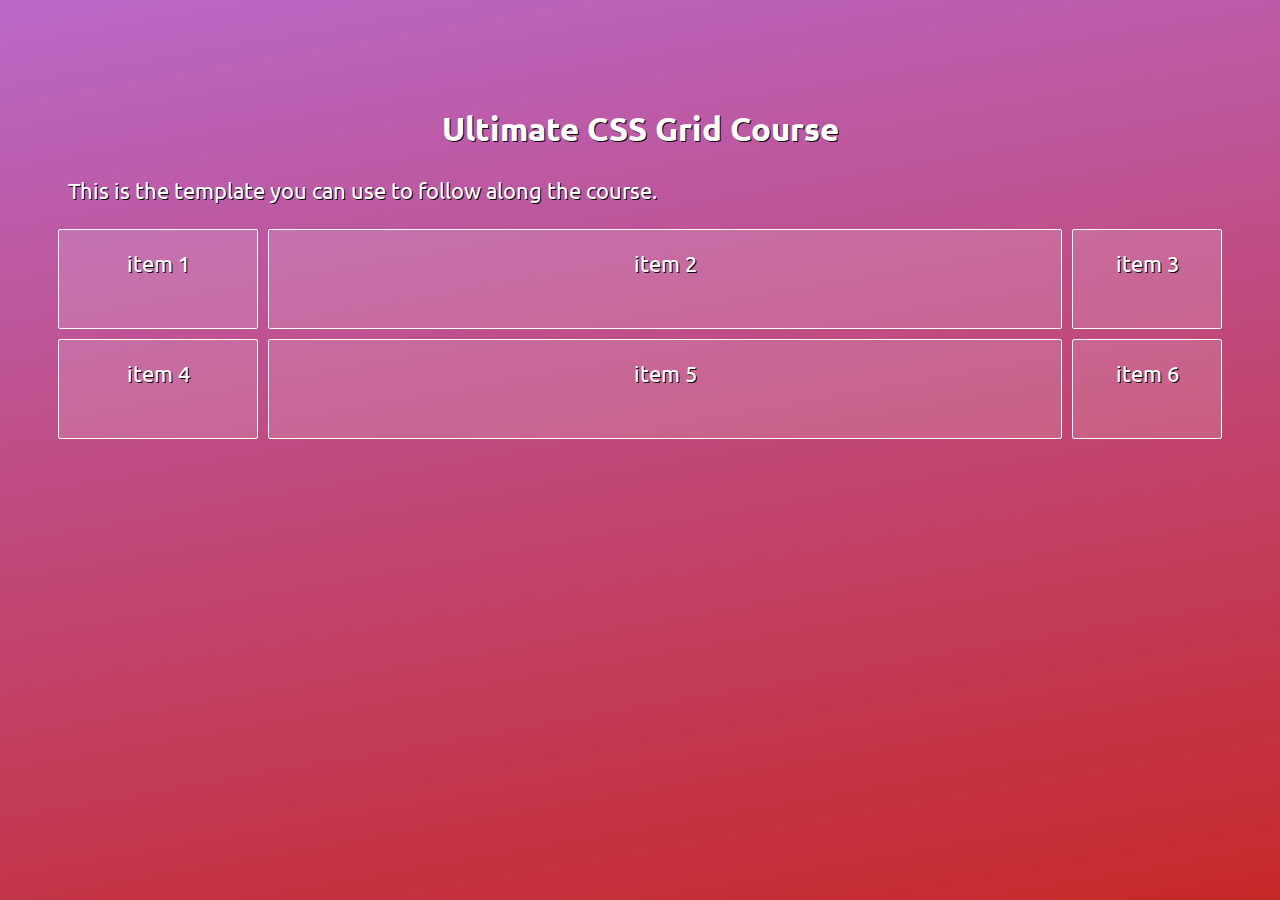
<file: index.html>
<!DOCTYPE html>
<html>
  <head>
      <title>Ultimate CSS Grid Course, (c) Peter Sommerhoff</title>
      <link rel="stylesheet" href="css/base.css">
      <link rel="stylesheet" href="css/main.css">
      <!-- Remove this line for offline development: -->
      <link href="https://fonts.googleapis.com/css?family=Ubuntu:300" rel="stylesheet">
  </head>
  <body>
    <h2>Ultimate CSS Grid Course</h2>
    <p>This is the template you can use to follow along the course.</p>
  <div class="grid">
    <div>item 1</div>
    <div>item 2</div>
    <div>item 3</div>
    <div>item 4</div>
    <div>item 5</div>
    <div>item 6</div>
  </div>
  </body>
</html>
</file>
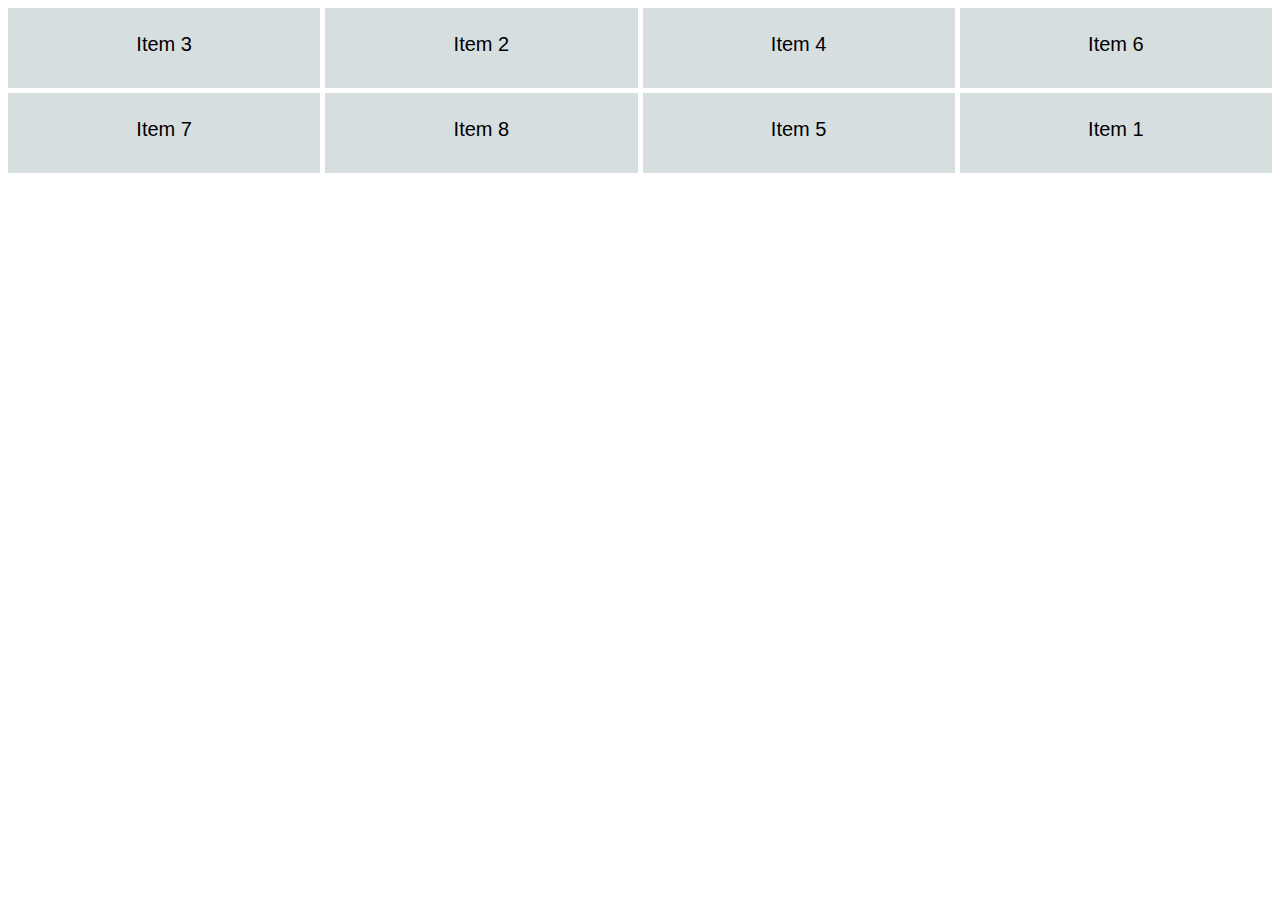
<file: exercise-01/exercise-2.html>
<!DOCTYPE html>
<html>
<head>
  <meta charset="utf-8">
  <meta http-equiv="X-UA-Compatible" content="IE=edge">
  <title>CSS3 Grids</title>
  <style>
    .container {
      display: grid;
      grid-template:
        80px 80px
        / auto auto auto auto;
      grid-gap: 5px;
    }

    div {
      background-color: #d7dee0;
      padding: 25px;
      text-align: center;
      font-size: 20px;
      font-family: Ubuntu, sans-serif;
    }

    div:nth-of-type(3) {
      order: -1;
    }

    div:nth-of-type(5) {
      order: 1;
    }

    div:nth-of-type(1) {
      order: 10;
    }

  </style>
</head>
<body class="container">
  <div>Item 1</div>
  <div>Item 2</div>
  <div>Item 3</div>
  <div>Item 4</div>
  <div>Item 5</div>
  <div>Item 6</div>
  <div>Item 7</div>
  <div>Item 8</div>
</body>
</html>
</file>
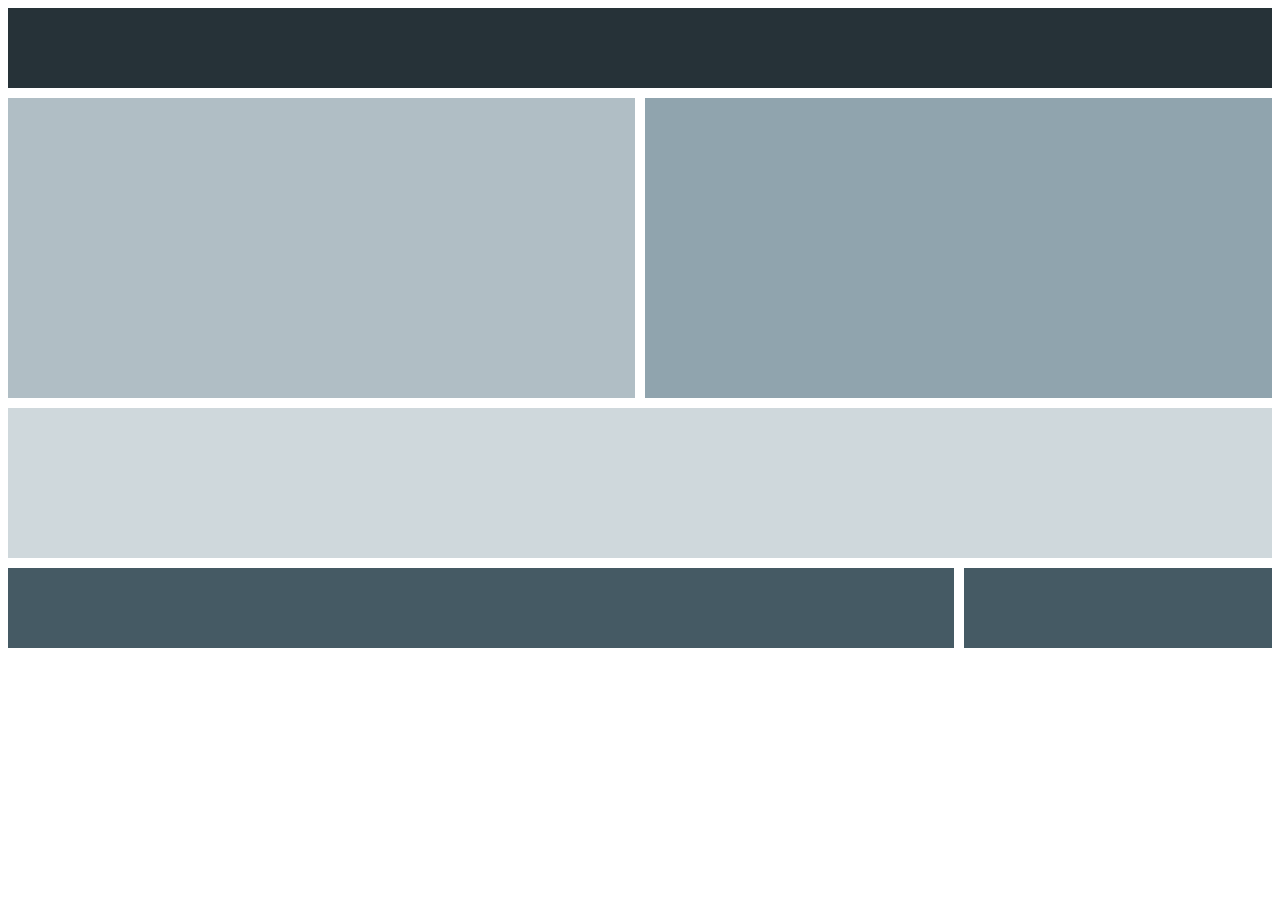
<file: exercise-02/exercise-1.html>
<!DOCTYPE html>
<html>

<head>
  <meta charset="utf-8">
  <meta http-equiv="X-UA-Compatible" content="IE=edge">
  <title>CSS3 Grids</title>
  <style>
    .container {
      display: grid;
      grid-template-areas:
        "header header header header"
        "image  image  cta    cta"
        "main   main   main   main"
        "links  links  links  ads"
        "footer footer footer footer";
      grid-template-rows: 80px 300px 150px 80px;
      grid-template-columns: repeat(4, 1fr);
      grid-gap: 10px;
    }

    .header {
      grid-area: header;
      background-color: #263238;
    }

    .teaser-image {
      grid-area: image;
      background-color: #B0BEC5;
    }

    .teaser-cta {
      grid-area: cta;
      background-color: #90A4AE;
    }

    .main {
      grid-area: main;
      background-color: #CFD8DC;
    }

    .footer-links {
      grid-area: links;
      background-color: #455A64;
    }

    .footer-ads {
      grid-area: ads;
      background-color: #455A64;
    }

    .superfooter {
      grid-area: footer;
      background-color: #263238;
    }
  </style>
</head>

<body>
  <div class="container">
    <div class="header"></div>
    <div class="teaser-image"></div>
    <div class="teaser-cta"></div>
    <div class="main"></div>
    <div class="footer-links"></div>
    <div class="footer-ads"></div>
    <div class="superfooter"></div>
  </div>
</body>

</html>
</file>
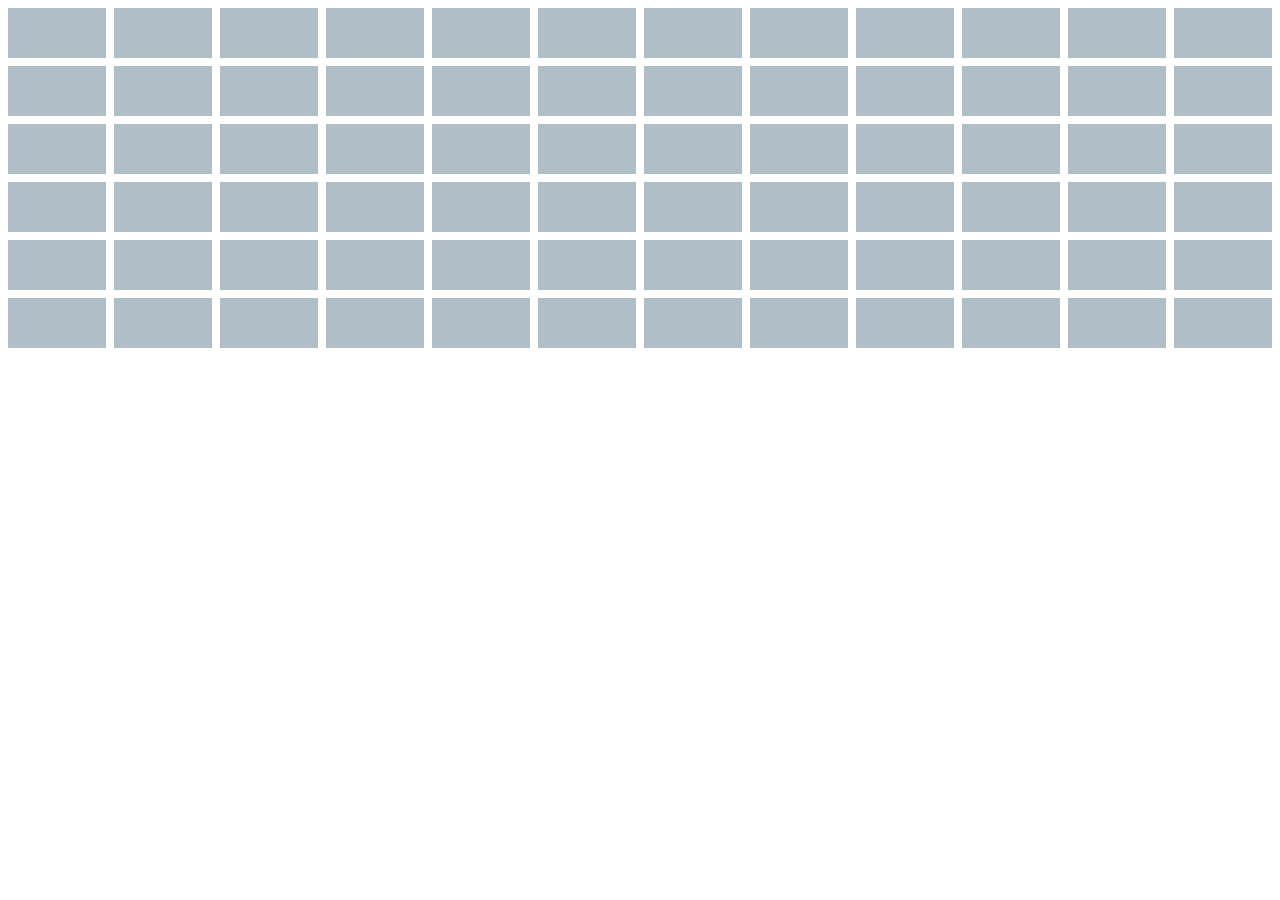
<file: exercise-02/exercise-2.html>
<!DOCTYPE html>
<html>

<head>
  <meta charset="utf-8">
  <meta http-equiv="X-UA-Compatible" content="IE=edge">
  <title>CSS3 Grids</title>
  <style>
    .container {
      display: grid;
      grid-gap: 8px;
      grid-template: repeat(6, 50px)/repeat(12, 1fr)
    }

    .seat {
      background-color: #B0BEC5;
    }
  </style>
</head>

<body>
  <div class="container">
    <div class="seat"></div>
    <div class="seat"></div>
    <div class="seat"></div>
    <div class="seat"></div>
    <div class="seat"></div>
    <div class="seat"></div>
    <div class="seat"></div>
    <div class="seat"></div>
    <div class="seat"></div>
    <div class="seat"></div>
    <div class="seat"></div>
    <div class="seat"></div>
    <div class="seat"></div>
    <div class="seat"></div>
    <div class="seat"></div>
    <div class="seat"></div>
    <div class="seat"></div>
    <div class="seat"></div>
    <div class="seat"></div>
    <div class="seat"></div>
    <div class="seat"></div>
    <div class="seat"></div>
    <div class="seat"></div>
    <div class="seat"></div>
    <div class="seat"></div>
    <div class="seat"></div>
    <div class="seat"></div>
    <div class="seat"></div>
    <div class="seat"></div>
    <div class="seat"></div>
    <div class="seat"></div>
    <div class="seat"></div>
    <div class="seat"></div>
    <div class="seat"></div>
    <div class="seat"></div>
    <div class="seat"></div>
    <div class="seat"></div>
    <div class="seat"></div>
    <div class="seat"></div>
    <div class="seat"></div>
    <div class="seat"></div>
    <div class="seat"></div>
    <div class="seat"></div>
    <div class="seat"></div>
    <div class="seat"></div>
    <div class="seat"></div>
    <div class="seat"></div>
    <div class="seat"></div>
    <div class="seat"></div>
    <div class="seat"></div>
    <div class="seat"></div>
    <div class="seat"></div>
    <div class="seat"></div>
    <div class="seat"></div>
    <div class="seat"></div>
    <div class="seat"></div>
    <div class="seat"></div>
    <div class="seat"></div>
    <div class="seat"></div>
    <div class="seat"></div>
    <div class="seat"></div>
    <div class="seat"></div>
    <div class="seat"></div>
    <div class="seat"></div>
    <div class="seat"></div>
    <div class="seat"></div>
    <div class="seat"></div>
    <div class="seat"></div>
    <div class="seat"></div>
    <div class="seat"></div>
    <div class="seat"></div>
    <div class="seat"></div>
  </div>
</body>

</html>
</file>
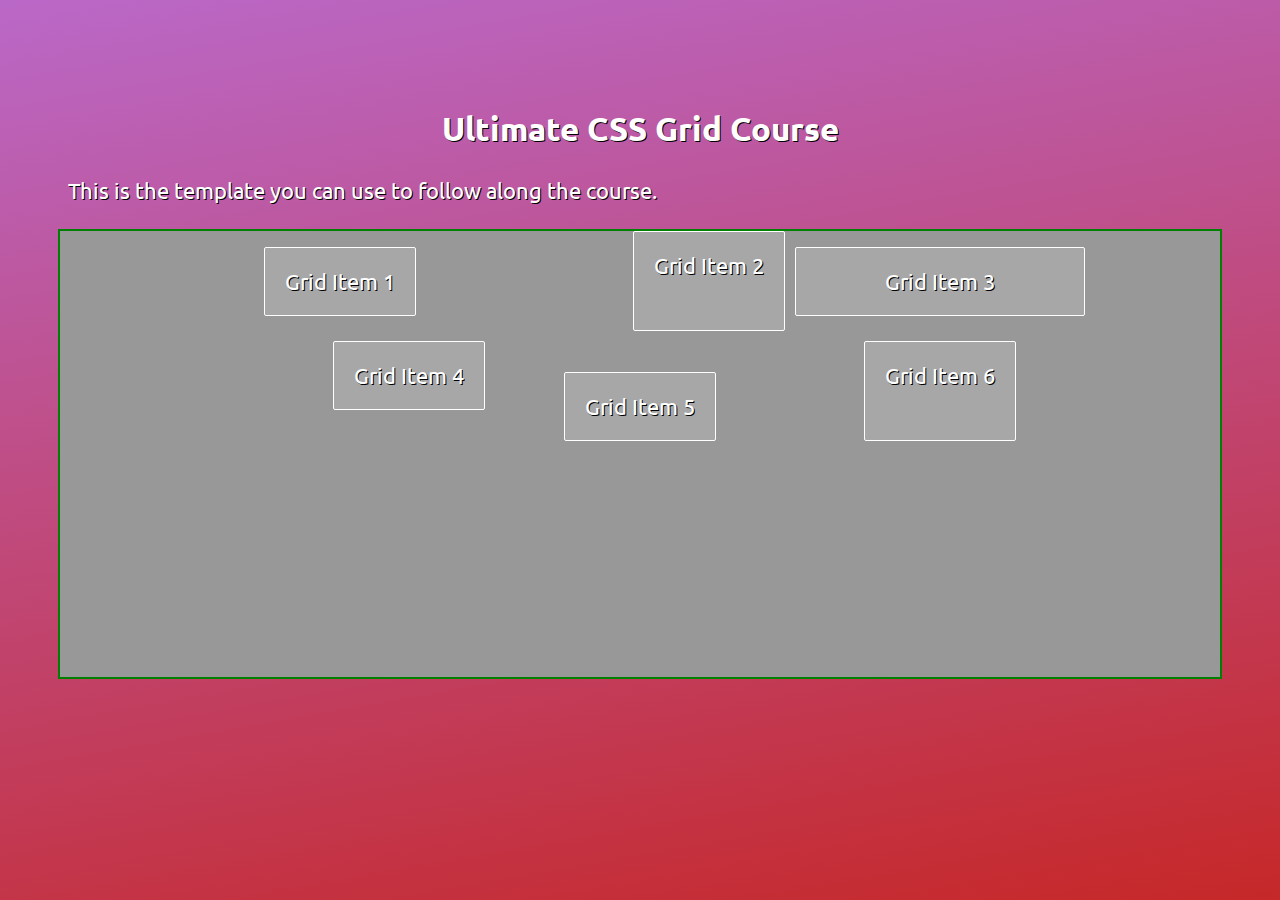
<file: exercise-03/exercies-1.html>
<!DOCTYPE html>
<html>

<head>
    <title>Ultimate CSS Grid Course, (c) Peter Sommerhoff</title>
    <link rel="stylesheet" href="/css/base.css">

    <!-- Remove this line for offline development: -->
    <link href="https://fonts.googleapis.com/css?family=Ubuntu:300" rel="stylesheet">

    <style>
        .grid {
            display: grid;
            grid-gap: 10px;
            border: solid 2px green;
            height: 450px;
            background: #989898;
            grid-template: 100px 100px/repeat(3, 25%);
           
        }
        /* exercise-1 */
        /* .ex{
            justify-content: center;
            align-content: end;
        } */
        /* exercise-2 */
        /* .ex{
            justify-content: space-between;
            align-content: center;
        } */
        /* exercise-3 */
        /* .ex{
            justify-items: end;
            align-items: center;
        } */




        /*  */
        .ex{
            justify-content: center;
            align-items: center;
        }

        .ex div:nth-child(1){
            align-self: center;
            justify-self: center;
        }

        .ex div:nth-child(2){
            justify-self: end;
            align-self: stretch;
        }

        .ex div:nth-child(3){
            align-self: center;
        }
        
        /*   */
        .ex div:nth-child(4){
            align-self: start;
            justify-self: end;
        }

        .ex div:nth-child(5){
            align-self: end;
            justify-self: center;
        }
        
        .ex div:nth-child(6){
            align-self: stretch;
            justify-self: center;
        }

        
    </style>
</head>

<body>
    <h2>Ultimate CSS Grid Course</h2>
    <p>This is the template you can use to follow along the course.</p>
    <div class="grid ex">
        <div>Grid Item 1</div>
        <div>Grid Item 2</div>
        <div>Grid Item 3</div>
        <div>Grid Item 4</div>
        <div>Grid Item 5</div>
        <div>Grid Item 6</div>
    </div>
</body>

</html>
</file>
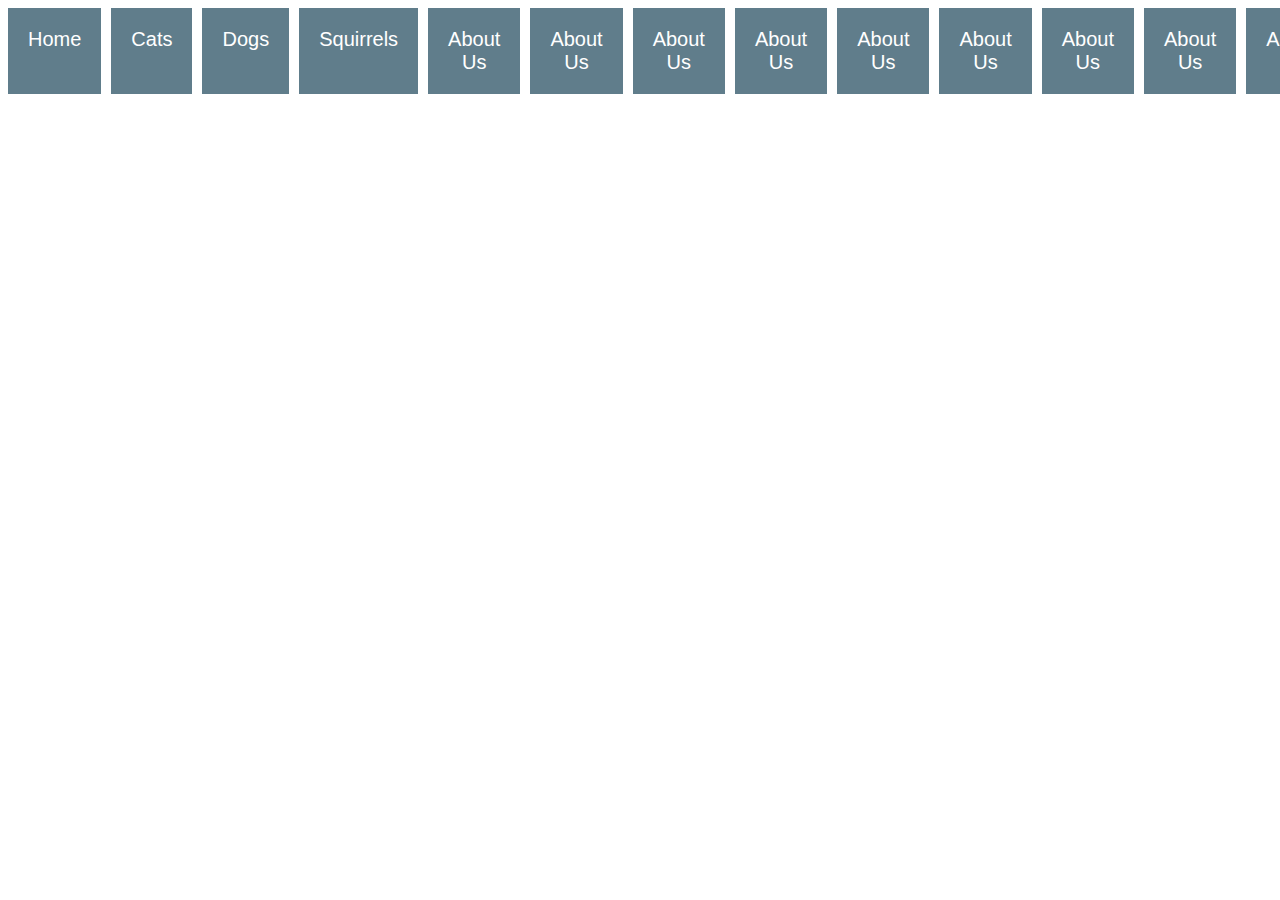
<file: exercise-04/exercise-1.html>
<!DOCTYPE html>
<html>

<head>
  <meta charset="utf-8">
  <meta http-equiv="X-UA-Compatible" content="IE=edge">
  <title>CSS3 Grids</title>
  <style>
    .grid {
      display: grid;
      grid: none / auto-flow auto;
      grid-gap: 10px;
    }

    body {
      font-family: Ubuntu, sans-serif;
      font-size: 20px;
    }

    div {
      text-align: center;
      padding: 20px;
      color: #fff;
      background-color: #607D8B;
    }
  </style>
</head>

<body>
  <main class="grid">
    <div>Home</div>
    <div>Cats</div>
    <div>Dogs</div>
    <div>Squirrels</div>
    <div>About Us</div>
    <div>About Us</div>
    <div>About Us</div>
    <div>About Us</div>
    <div>About Us</div>
    <div>About Us</div>
    <div>About Us</div>
    <div>About Us</div>
    <div>About Us</div>
    <div>About Us</div>
  </main>
</body>

</html>
</file>
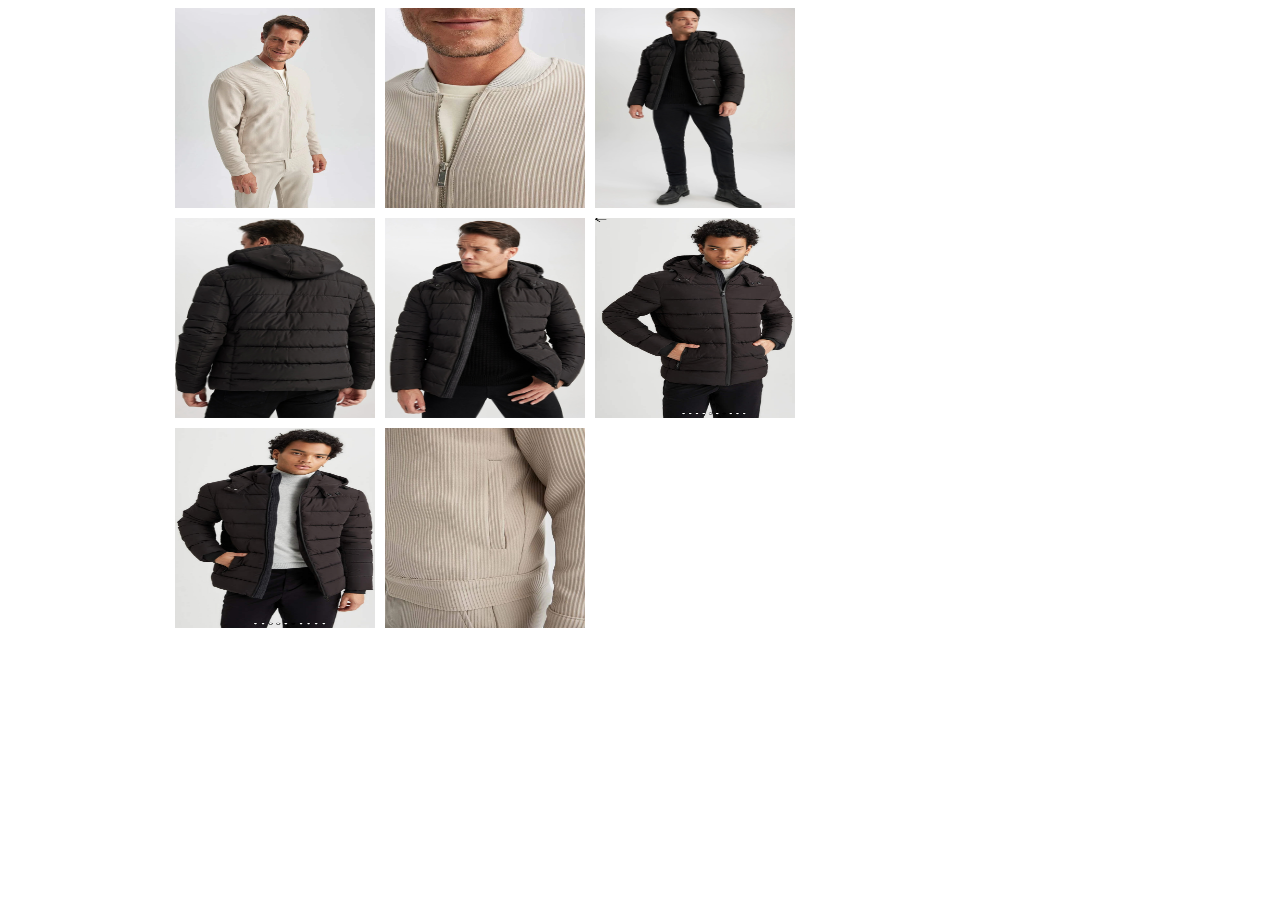
<file: exercise-04/exercise-2.html>
<!DOCTYPE html>
<html>

<head>
  <meta charset="utf-8">
  <meta http-equiv="X-UA-Compatible" content="IE=edge">
  <title>CSS3 Grids</title>
  <style>
    .grid {
      width: 930px;
      margin: 0 auto;
      display: grid;
     grid-template: 200px 200px/ repeat(3,200px);
     grid-gap: 10px;
     grid-auto-rows:200px ;
    }

    div {
      overflow: hidden;
    }

    img {
      width: 100%;
      height: 100%;
    }
  </style>
</head>

<body>
  <main class="grid">
    <div><img src="./images/img-01.png" alt="Mountains"></div>
    <div><img src="./images/img-02.png" alt="Lake"></div>
    <div><img src="./images/img-03.jpeg" alt="Forest"></div>
    <div><img src="./images/img-04.jpeg" alt="City"></div>
    <div><img src="./images/img-05.jpeg" alt="Guitar"></div>
    <div><img src="./images/img-06.jpeg" alt="Blossoms"></div>
    <div><img src="./images/img-07.jpeg" alt="Gate"></div>
    <div><img src="./images/img-08.png" alt="Tracks"></div>
  </main>

</body>

</html>
</file>
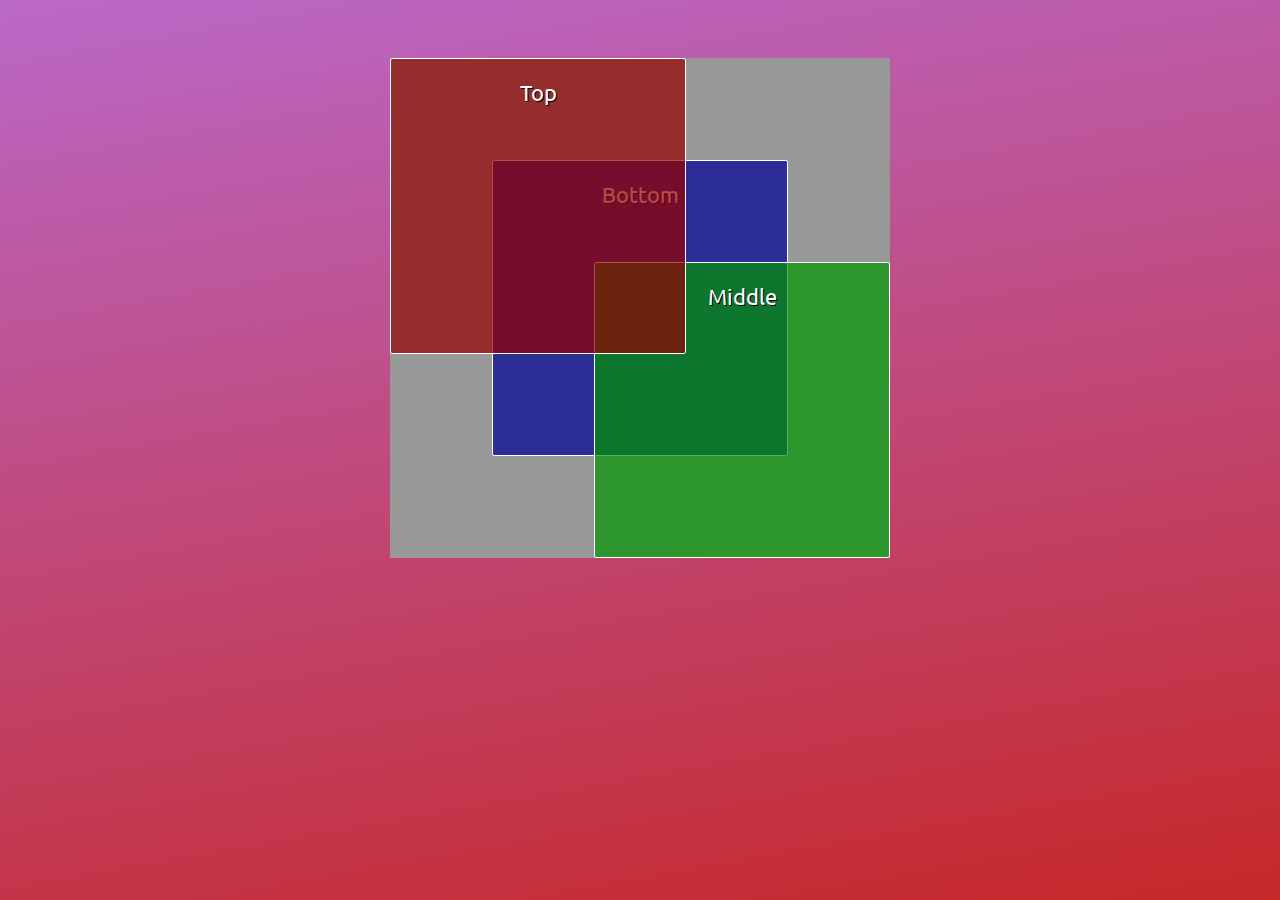
<file: exercise-05/exercies-1.html>
<!DOCTYPE html>
<html>

<head>
    <title>Ultimate CSS Grid Course, (c) Peter Sommerhoff</title>
    <link rel="stylesheet" href="/css/base.css">

    <!-- Remove this line for offline development: -->
    <link href="https://fonts.googleapis.com/css?family=Ubuntu:300" rel="stylesheet">

    <style>
        .grid {
            display: grid;
            grid-gap: 10px;
            height: 500px;
            width: 500px;
            margin: 0 auto;
            background: #989898;
            grid-template: repeat(5, 1fr)/repeat(5, 1fr);
        }

        div:nth-child(1) {
            grid-row: 1/ span 3;
            grid-column: 1/ span 3;
            background-color: rgba(150, 0, 0, 0.7);
            z-index: 3;
        }

        div:nth-child(2) {
            grid-column: 3/ span 3;
            grid-row: 3/ span 3;
            background-color: rgba(0, 150, 0, 0.7);
            z-index: 2;
        }

        div:nth-child(3) {
            grid-column: 2/ span 3;
            grid-row: 2/ span 3;
            background-color: rgba(0, 0, 150, 0.7);
            z-index: 1;
        }
    </style>
</head>

<body>

    <main class="grid">
        <div>Top</div>
        <div>Middle</div>
        <div>Bottom</div>
    </main>
</body>

</html>
</file>
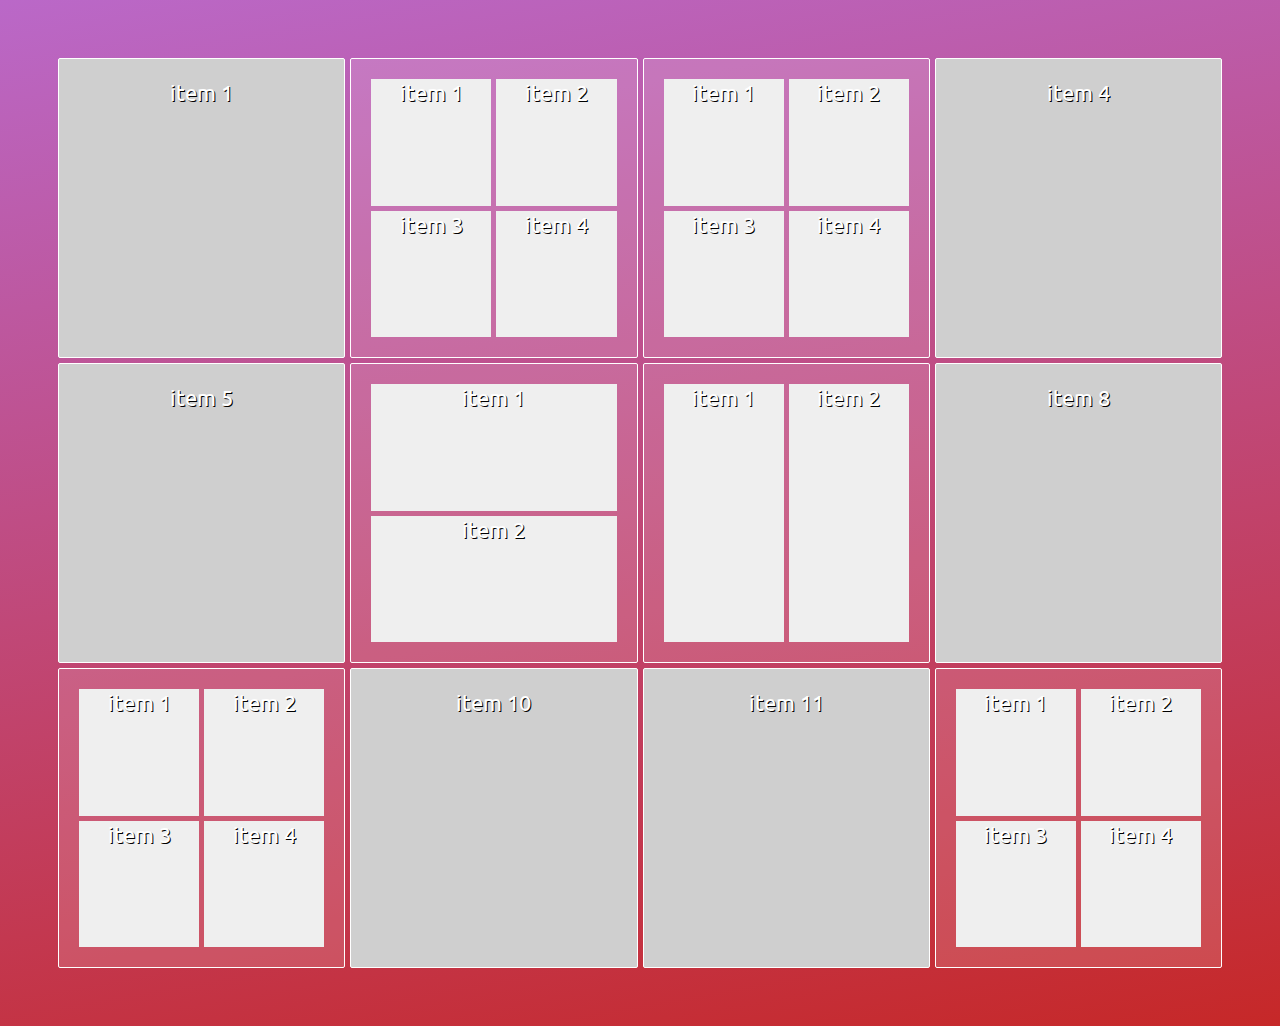
<file: exercise-05/exercies-2.html>
<!DOCTYPE html>
<html>

<head>
    <title>Ultimate CSS Grid Course, (c) Peter Sommerhoff</title>
    <link rel="stylesheet" href="/css/base.css">

    <!-- Remove this line for offline development: -->
    <link href="https://fonts.googleapis.com/css?family=Ubuntu:300" rel="stylesheet">

    <style>
        .grid {
            display: grid;
            margin: 0 auto;
            grid-gap: 5px;
            font-family: Ubuntu, sans-serif;
            grid-template: repeat(3, 300px)/repeat(4, 1fr);
        }

        .item {
            background-color: #cfcfcf;
        }

        .sub-grid {
            display: grid;
            grid-gap: 5px;
            grid-template: repeat(2, 1fr)/repeat(2, 1fr);
        }

        .sub-grid div,
        .sub-grid-2 div,
        .sub-grid-3 div {
            background-color: #efefef;
        }


        .sub-grid-2 {
            display: grid;
            grid-gap: 5px;
            grid-template: 1fr 1fr/ 1fr;
        }

        .sub-grid-3 {
            display: grid;
            grid-gap: 5px;
            grid-template: 1fr / 1fr 1fr;
        }
    </style>
</head>

<body>

    <main class="grid">
        <div class="item">item 1</div>
        <div class="sub-grid">
            <div>item 1</div>
            <div>item 2</div>
            <div>item 3</div>
            <div>item 4</div>
        </div>
        <div class="sub-grid">
            <div>item 1</div>
            <div>item 2</div>
            <div>item 3</div>
            <div>item 4</div>
        </div>
        <div class="item">item 4</div>
        <div class="item">item 5</div>
        <div class="sub-grid-2">
            <div>item 1</div>
            <div>item 2</div>
        </div>
        <div class="sub-grid-3">
            <div>item 1</div>
            <div>item 2</div>
        </div>
        <div class="item">item 8</div>
        <div class="sub-grid">
            <div>item 1</div>
            <div>item 2</div>
            <div>item 3</div>
            <div>item 4</div>
        </div>
        <div class="item">item 10</div>
        <div class="item">item 11</div>
        <div class="sub-grid">
            <div>item 1</div>
            <div>item 2</div>
            <div>item 3</div>
            <div>item 4</div>
        </div>
    </main>
</body>

</html>
</file>
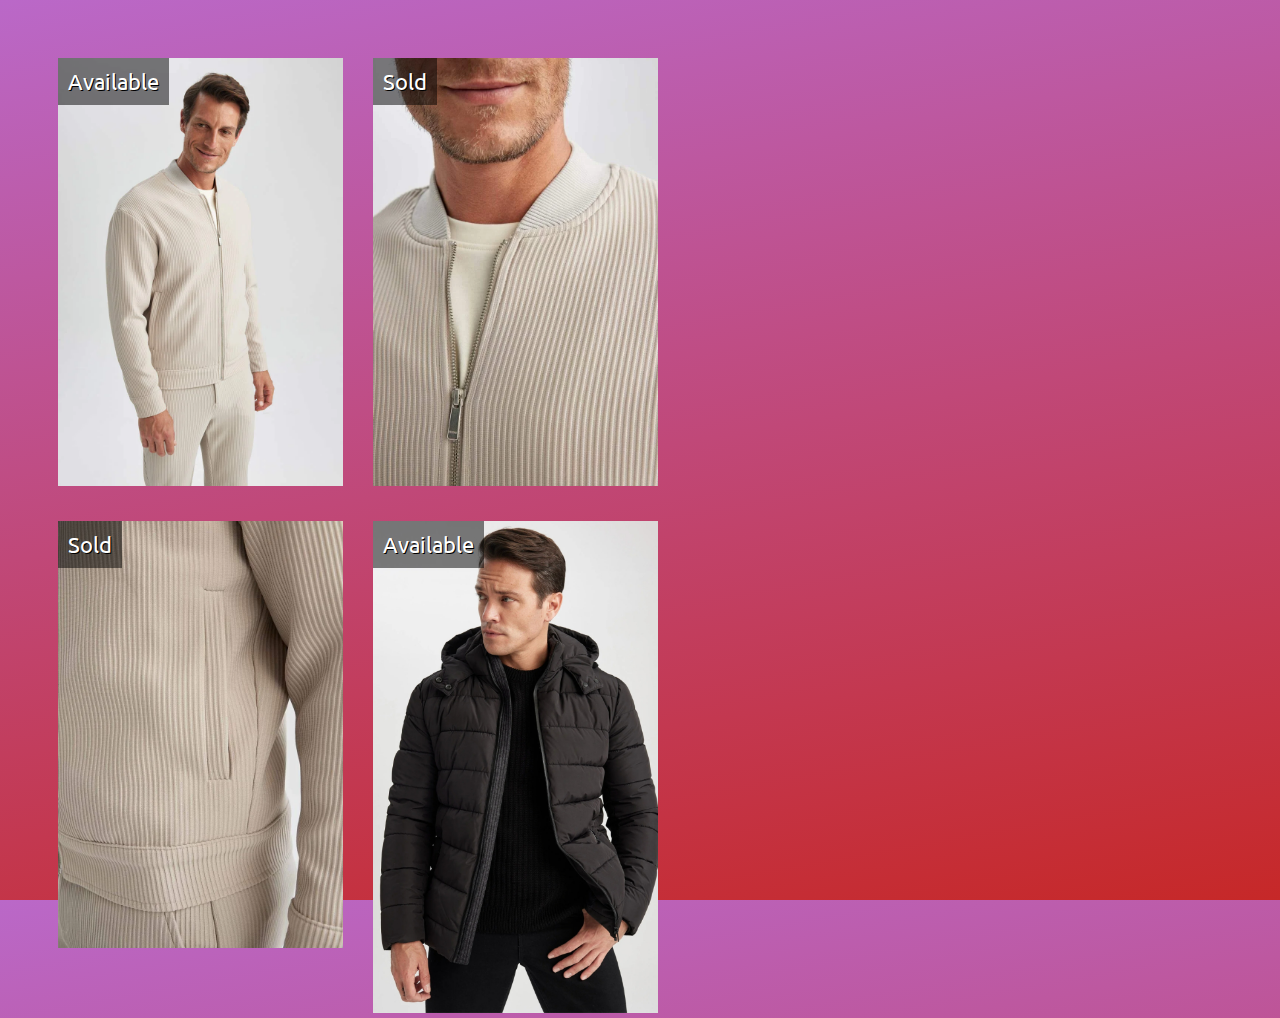
<file: exercise-05/exercies-3.html>
<!DOCTYPE html>
<html>

<head>
    <title>Ultimate CSS Grid Course, (c) Peter Sommerhoff</title>
    <link rel="stylesheet" href="/css/base.css">

    <!-- Remove this line for offline development: -->
    <link href="https://fonts.googleapis.com/css?family=Ubuntu:300" rel="stylesheet">

    <style>
         .gallery {
            width: 600px;
            height: 600px;
      display: grid;
      grid: 1fr 1fr / 1fr 1fr;
      grid-gap: 30px;
    }

    .gallery img {
      width: 100%;
    }

    .image {
      position: relative;
      width: 100%;
      height: 100%;
    }

    .gallery span {
      position: absolute;
      top: 0;
      left: 0;
      background-color: rgba(0, 0, 0, 0.5);
      color: #fff;
      padding: 10px;
      font-family: Ubuntu, sans-serif;
    }
    </style>
</head>

<body>
    <main class="gallery">
        <div class="image">
          <img src="./images/img-01.png" alt="Artwork">
          <span>Available</span>
        </div>
        <div class="image">
          <img src="./images/img-02.png" alt="Artwork">
          <span>Sold</span>
        </div>
        <div class="image">
          <img src="./images/img-08.png" alt="Artwork">
          <span>Sold</span>
        </div>
        <div class="image">
          <img src="./images/img-05.jpeg" alt="Artwork">
          <span>Available</span>
        </div>
      </main>
</body>

</html>
</file>
<file: css/base.css>
/*
 * Please don't modify this file, use main.css instead.
 * @author Peter Sommerhoff<peter@petersommerhoff.com>
 */

* {
  color: #fff;
  text-shadow: 1px 1px 0 #000;
  box-sizing: border-box;
  font-family: Ubuntu, Helvetica, Verdana, Arial, sans-serif;
}

html {
  background: linear-gradient(-10deg, #C62828, #BA68C8);
  min-height: 100vh;
  font-size: 22px;
}

body {
  padding: 50px;
}

code {
  margin: 1px 5px;
  padding: 2px 5px 1px 5px;
  font-family: monospace;
  border-radius: 2px;
  border: 1px dotted #fff;
}

p {
  margin: 25px 10px;
}

h2 {
  text-align: center;
  margin-top: 50px;
}

a {
  text-decoration: none;
}

a:hover {
  text-decoration: underline;
}

.outlined {
  height: 200px;
  border: 1px solid #fff;
  margin-bottom: 50px;
}

.grid > * {
  color: #fff;
  background-color: rgba(255, 255, 255, 0.15);
  border: 1px solid #fff;
  border-radius: 2px;
  padding: 20px;
  /*margin: 10px;*/
  text-align: center;
}

.grid a {
    display: block;
}

.grid > a:hover {
  background-color: rgba(255, 255, 255, 0.25);
  text-decoration: none;
  transition: background-color ease 0.5s;
}
</file>
<file: css/main.css>
/* Put your code here */
.grid {
    display: grid;

    /* grid-template-rows:100px 200px 100px;
    grid-template-columns:100px auto 200px; */
    grid-template: 100px 100px/200px auto 150px;
    grid-gap: 10px;

}


/* Arrange Grid item */
/* .grid div:nth-child(1){
    grid-row: auto / span 2;
}

.grid div:nth-child(2) {
    grid-row: row2/4;
    grid-column: 1/2;
}

.grid div:nth-child(5) {
    grid-row-start: row1;
    grid-row-end: row1;
    grid-column-start: 1;
    grid-column-end: 3;
} */
</file>
